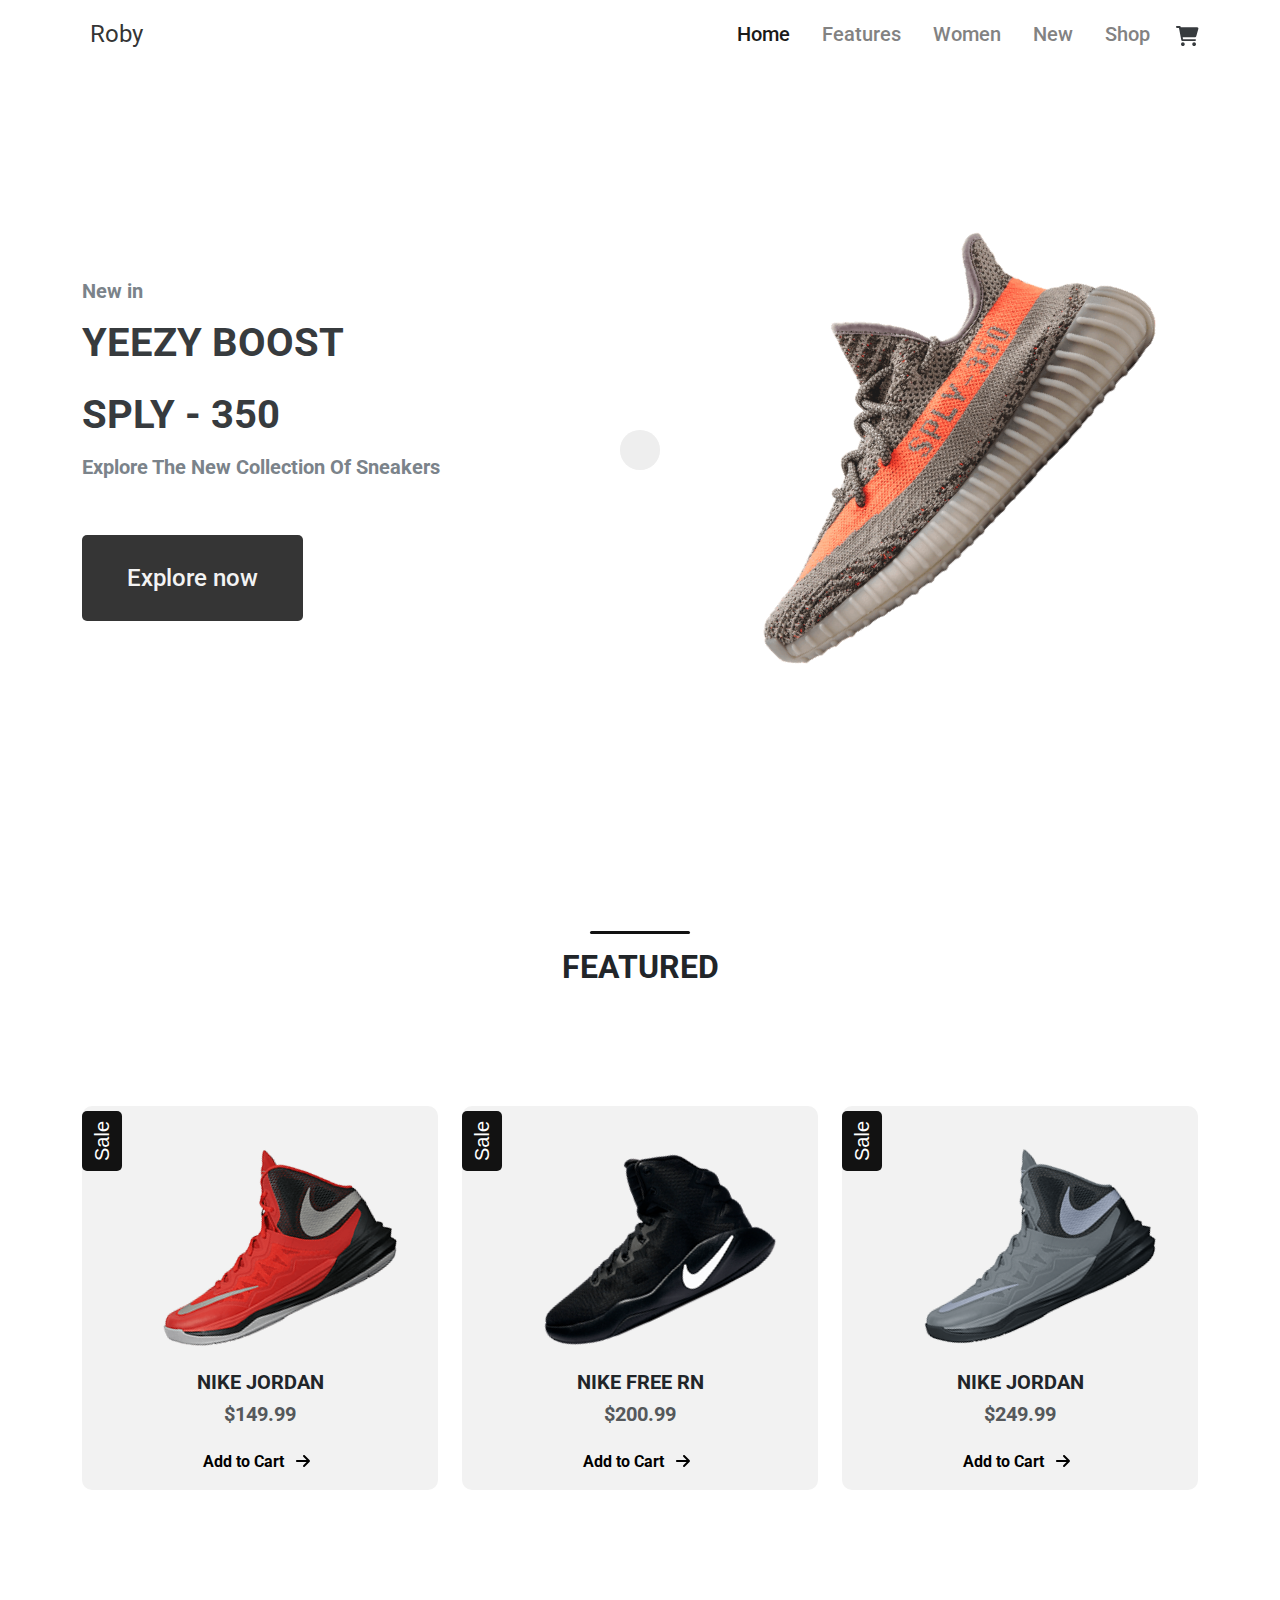
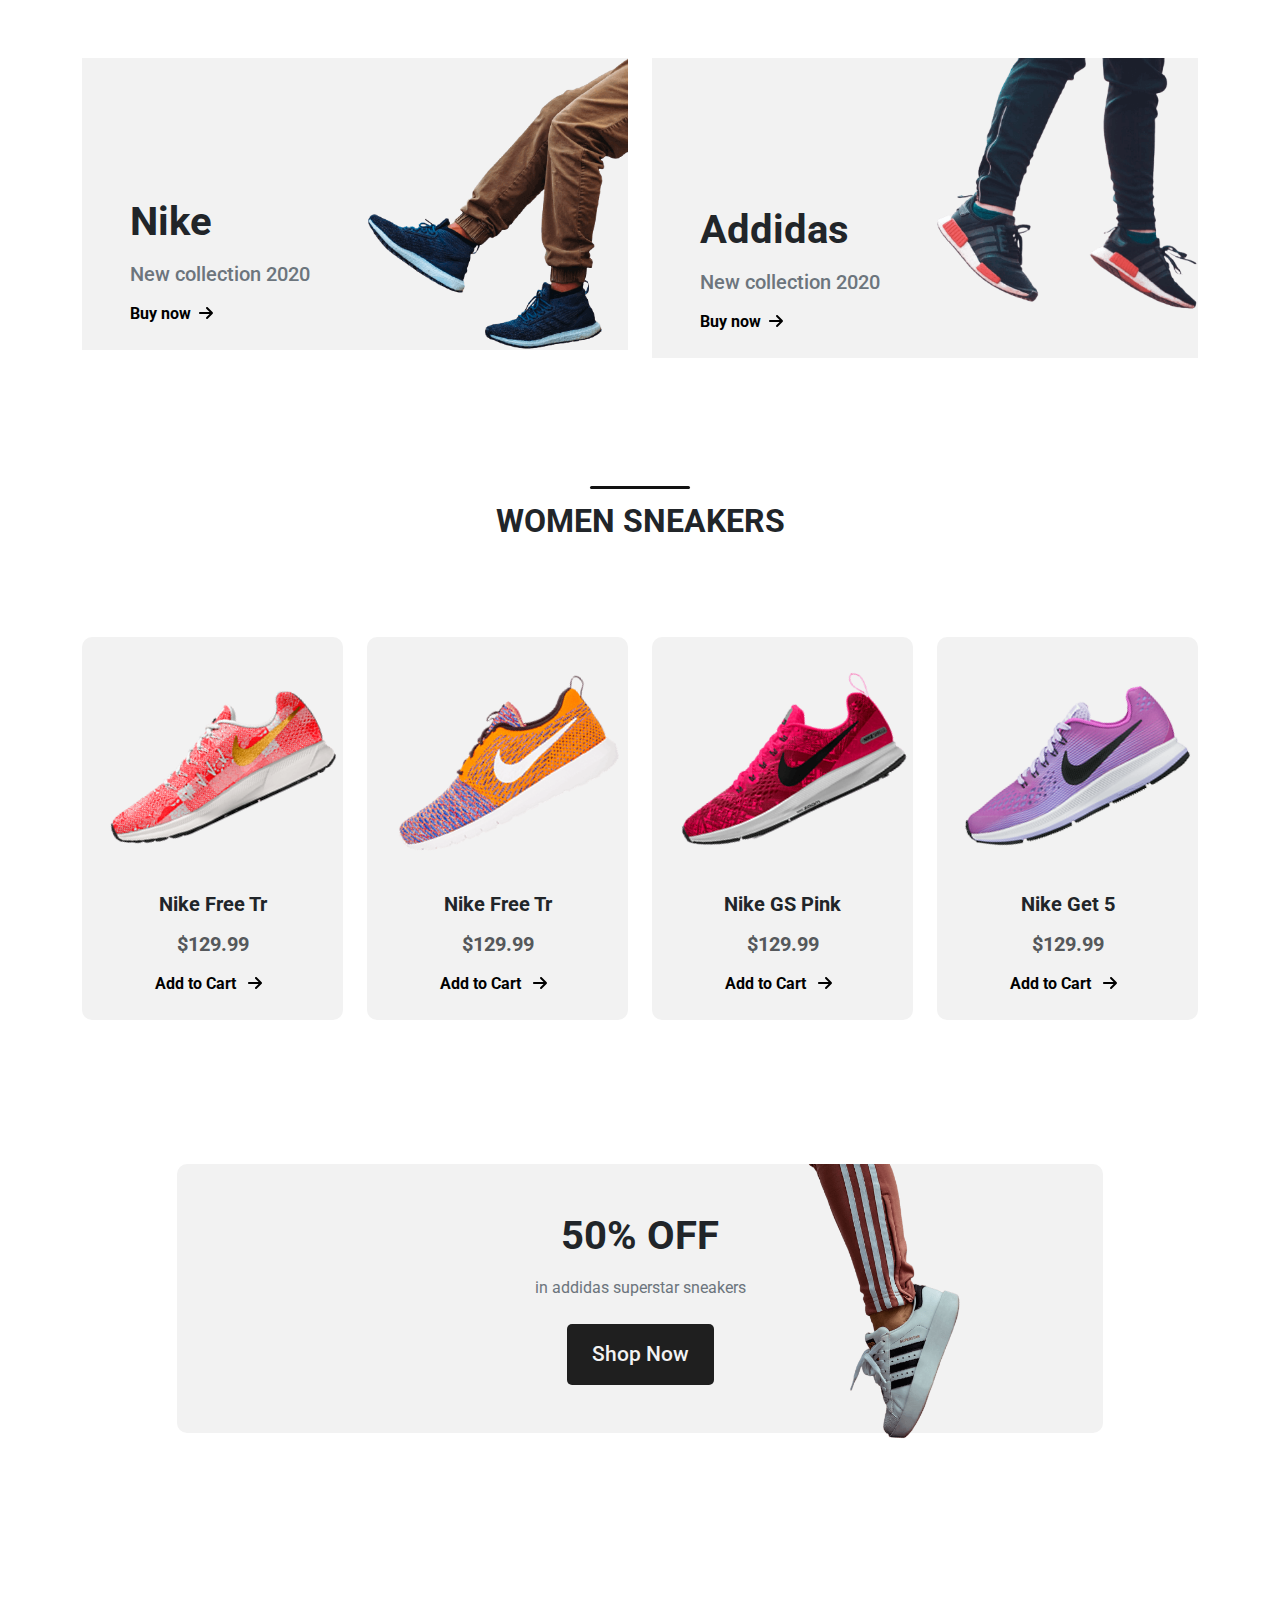
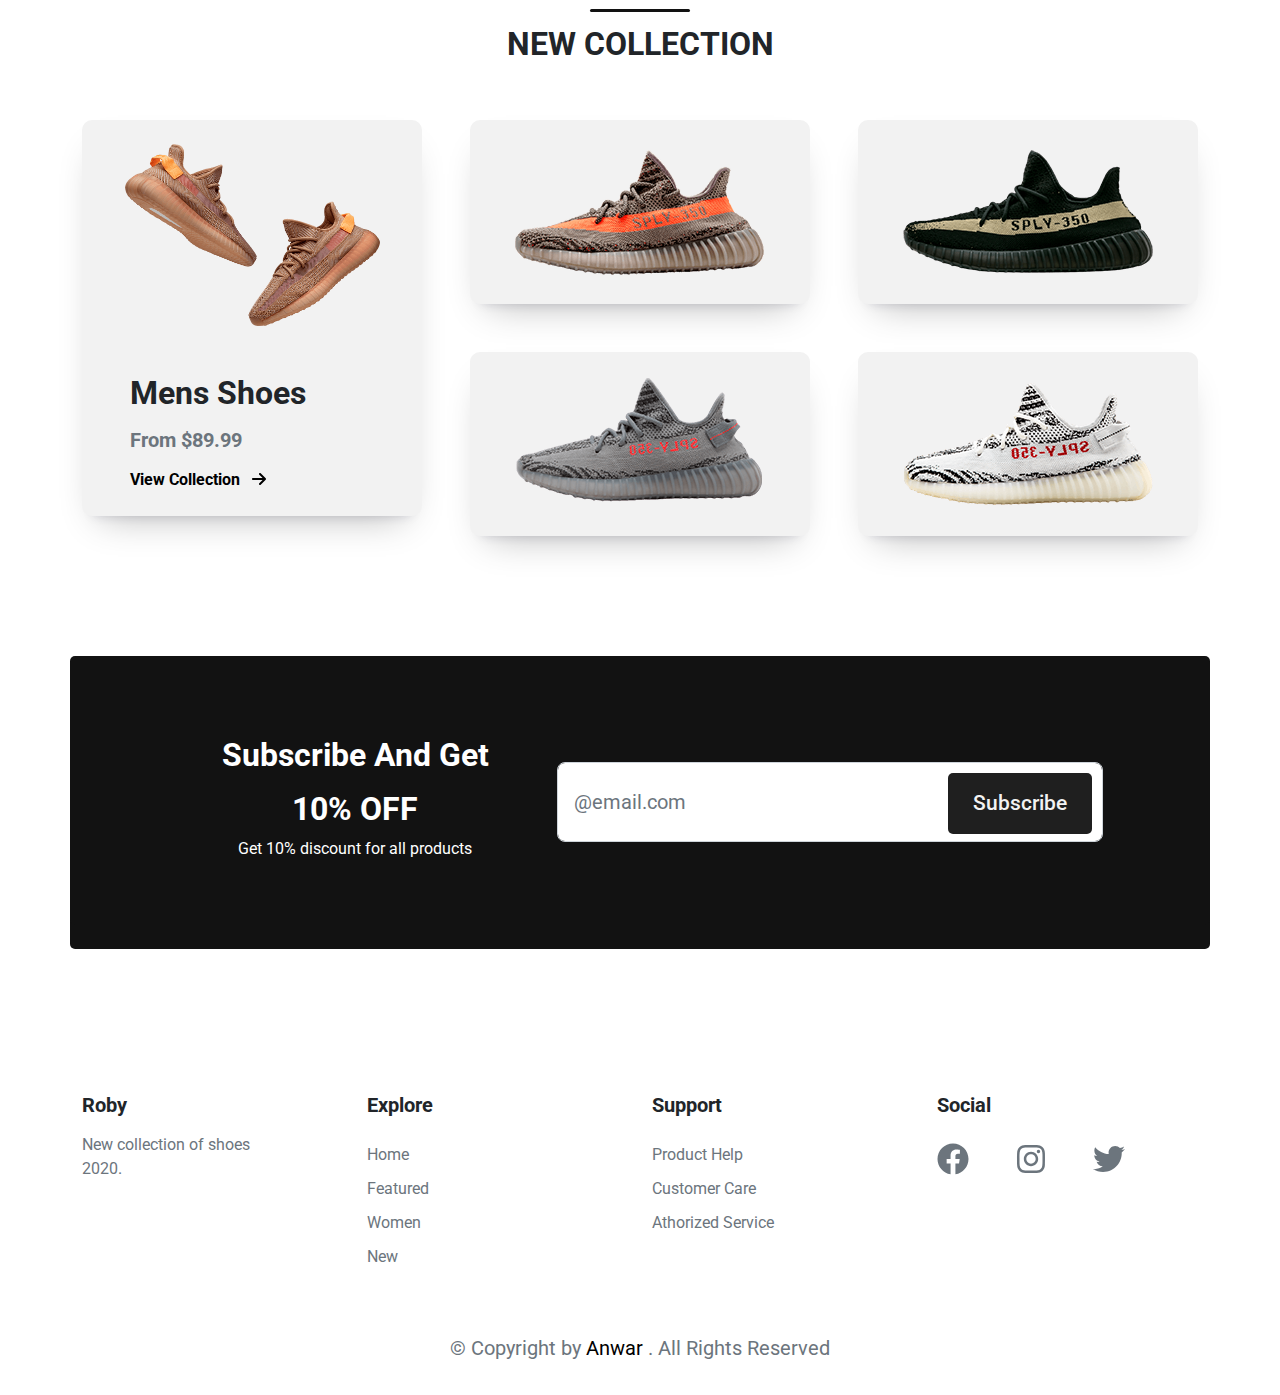
<file: index.html>
<!DOCTYPE html>
<html lang="en">
  <head>
    <meta charset="UTF-8" />
    <meta http-equiv="X-UA-Compatible" content="IE=edge" />
    <meta name="viewport" content="width=device-width, initial-scale=1.0" />
    <title>Roby</title>

    <link rel="stylesheet" href="css/bootstrap.min.css" />
    <link rel="stylesheet" href="css/all.min.css" />
    <link rel="stylesheet" href="css/magma.css" />
    <link rel="preconnect" href="https://fonts.googleapis.com" />
    <link rel="preconnect" href="https://fonts.gstatic.com" crossorigin />
    <link
      href="https://fonts.googleapis.com/css2?family=Poppins&family=Roboto&display=swap"
      rel="stylesheet"
    />
  </head>
  <body data-bs-spy="scroll"
  data-bs-target="#navbar-example"
  data-bs-offset="120"
  class="scrollspy-example"
  tabindex="0">

   <!-- start  loading page -->
   <div id="loading" class="loading justify-content-center align-items-center">
    <div class="spinner">
      <div class="double-bounce1"></div>
      <div class="double-bounce2"></div>
    </div>
  </div>
  <!-- end loading page -->
  
    <!-- Start navbar -->
    <nav class="navbar navbar-expand-lg bg-white fixed-top">
      <div class="container">
        <a class="navbar-brand fs-4  p-2" href="#">Roby</a>
        <button
          class="navbar-toggler"
          type="button"
          data-bs-toggle="collapse"
          data-bs-target="#navbarSupportedContent"
          aria-controls="navbarSupportedContent"
          aria-expanded="false"
          aria-label="Toggle navigation"
        >
          <i class="fa-solid fa-bars fs-1"></i>
        </button>
        <div class="collapse navbar-collapse" id="navbarSupportedContent">
          <div class="navbar-nav ms-auto" id="navbar-example">
            <a class="nav-link active p-2 px-lg-3" aria-current="page" href="#Home"
              >Home</a
            >
            <a class="nav-link p-2 px-lg-3" href="#Features">Features</a>
            <a class="nav-link p-2 px-lg-3" href="#Women">Women</a>
            <a class="nav-link p-2 px-lg-3" href="#New">New</a>
            <a class="nav-link p-2 px-lg-3" href="./shop.html">Shop</a>
          </div>
          <div class="shop">
            <i class="fa-solid fa-cart-shopping fs-5"></i>
          </div>
        </div>
      </div>
    </nav>
    <!-- End navbar -->

    <!-- Start home -->

    <header id="Home" class="home" >
      <div class="container ">
        <div class="row vh-100 align-items-center">
          <div class="col-lg-6 col-md-5 ">
            <div class="item ">
              <h5 class="fw-bold text-muted">New in</h2>
              <h2 class="py-2 text-uppercase fs-1 fw-bolder">yeezy boost</h2>
              <h2 class="py-2 text-uppercase fs-1 fw-bolder">sply - 350</h2>
              <h5 class="pb-5 fw-bold text-muted text-capitalize">explore the new collection of sneakers</h2>
              <a href="#Features" class="button ">Explore now</a>
            </div>
          </div>
          <div class="col-lg-6 col-md-7  pb-5">
            <div class="image ">
              <img src="img/imghome.png " class="img-fluid text-start" alt="">
            </div>
          </div>
        </div>
      </div>
    </header>
    <!-- End home  -->

    <!-- Start featured -->
    <section id="Features" class="features  mb-5">
      
      
      <div class="container">
        <div class="main-title position-relative mt-5 ">
          <h2 class="text-uppercase position-relative fw-bold text-center  fs-2 pb-5 ">featured</h2>
        </div>
        <div class="row g-4  my-5">
          <div class="col-lg-4 col-md-6">
            <div class="item-featuers text-center   border-5 pb-3 mb-5">
              <img src="img/featured1.png" class="img-fluid pt-5 pe-4 " alt="">
              <div class="text-center sho">
                <h5 class="text-uppercase  fw-bold pt-5">nike jordan</h5>
              <h5 class="text-uppercase opacity-75 fw-bold pb-3">$149.99</h5>
              <a href="#" class="fw-bold  text-black text-decoration-none">Add to Cart <span class="px-2 pt-2"><i class="fa-solid fa-arrow-right"></i></span></a>
              <div class="sale">
                sale
              </div>
              </div>
            </div>
          </div>
          <div class="col-lg-4 col-md-6">
            <div class="item-featuers text-center  border-5 pb-3">
              <img src="img/featured2.png" class="img-fluid pt-5  pe-4" alt="">
              <div class="text-center sho">
                <h5 class="text-uppercase fw-bold pt-5">nike free rn</h5>
              <h5 class="text-uppercase opacity-75 fw-bold pb-3">$200.99</h5>
              <a href="#" class="fw-bold  text-black text-decoration-none">Add to Cart <span class="px-2 pt-2"><i class="fa-solid fa-arrow-right"></i></span></a>
              <div class="sale">
                sale
              </div>
              </div>
            </div>
          </div>
          <div class="col-lg-4 col-md-6">
            <div class="item-featuers text-center  border-5 pb-3">
              <img src="img/featured3.png" class="img-fluid pt-5  pe-4" alt="">
              <div class="text-center sho">
                <h5 class="text-uppercase fw-bold pt-5">nike jordan </h5>
              <h5 class="text-uppercase  opacity-75 fw-bold pb-3">$249.99</h5>
              <a href="#" class="fw-bold  text-black text-decoration-none">Add to Cart <span class="px-2 pt-2"><i class="fa-solid fa-arrow-right"></i></span></a>
              <div class="sale">
                sale
              </div>
              </div>
            </div>
          </div>
        </div>

        <div class="row g-4 my-5 ">
          <div class="col-lg-6 col-md-12">

            <div class="collection mt-5  ">
              <div class="row  position-relative ">
                
                <div class="col-lg-6 col-md-6 ">
                  <div class="item-coll position-absolute bottom-0  px-5 py-4">
                  
                    <h2 class="fw-bolder   fs-1 text-capitalize">nike</h2>
                  <h5 class="text-muted py-2" >New collection 2020</h5> 
                  <a href="#" class="fw-bold  text-black text-decoration-none">Buy now<span class="px-2 pt-2"><i class="fa-solid fa-arrow-right"></i></span></a>
                  
                  </div>
                </div>
                <div class="col-lg-6 col-md-6">
                  <div class="item-coll position-relative">
                    <img src="img/collection1.png" class="w-100 " alt="">
                </div>
                </div>
              
            </div>
          </div>
          </div>
          <div class="col-lg-6 col-md-12">

            <div class="collection mt-5  ">
              <div class="row  position-relative ">
                
                <div class="col-lg-6 col-md-6   col-sm-6">
                  <div class="item-coll position-absolute bottom-0  px-5 py-4">
                  
                    <h2 class="fw-bolder   fs-1 text-capitalize">addidas</h2>
                  <h5 class="text-muted py-2" >New collection 2020</h5> 
                  <a href="#" class="fw-bold  text-black text-decoration-none">Buy now<span class="px-2 pt-2"><i class="fa-solid fa-arrow-right"></i></span></a>
                  
                  </div>
                </div>
                <div class="col-lg-6 col-md-6 col-sm-6">
                  <div class="item-coll">
                    <img src="img/collection2.png" class="w-100 pb-5" alt="">
                </div>
                </div>
              
            </div>
          </div>
          </div>
          
        </div>
        </div>
    </section>

    <!-- End featured -->

    <!-- start women sneakers -->

      <section id="Women" class="sneakers py-5 ">

        <div class="container">
          <div class="main-title position-relative mt-5 ">
            <h2 class="text-uppercase position-relative fw-bold text-center  fs-2 pb-5 ">women sneakers</h2>
          </div>
          <div class="row g-4 mt-4 ">
            <div class="col-lg-3 col-md-6">
              <div class="item text-center pb-4">
                <img src="img/women1.png" class="img-fluid pt-5 pe-4" alt="">
                <h5 class="text-capitalize fw-bold pt-5">nike free tr</h5>
                <h5 class="text-capitalize opacity-75 fw-bold py-2 ">$129.99</h5>
                <a href="#" class="fw-bold   text-black text-decoration-none">Add to Cart <span class="px-2 pt-2"><i class="fa-solid fa-arrow-right"></i></span></a>
              </div>
            </div>
            <div class="col-lg-3 col-md-6">
              <div class="item text-center pb-4">
                <img src="img/women2.png" class="img-fluid pt-5 pe-4" alt="">
                <h5 class="text-capitalize fw-bold pt-5">nike free tr</h5>
                <h5 class="text-capitalize  opacity-75 fw-bold py-2 ">$129.99</h5>
                <a href="#" class="fw-bold   text-black text-decoration-none">Add to Cart <span class="px-2 pt-2"><i class="fa-solid fa-arrow-right"></i></span></a>
              </div>
            </div>
            <div class="col-lg-3 col-md-6">
              <div class="item text-center pb-4">
                <img src="img/women3.png" class="img-fluid pt-5 pe-4" alt="">
                <h5 class="text-capitalize fw-bold pt-5">nike GS pink</h5>
                <h5 class="text-capitalize opacity-75 fw-bold py-2 ">$129.99</h5>
                <a href="#" class="fw-bold   text-black text-decoration-none">Add to Cart <span class="px-2 pt-2"><i class="fa-solid fa-arrow-right"></i></span></a>
              </div>
            </div>
            <div class="col-lg-3 col-md-6">
              <div class="item text-center pb-4">
                <img src="img/women4.png" class="img-fluid pt-5 pe-4" alt="">
                <h5 class="text-capitalize fw-bold pt-5">nike get 5</h5>
                <h5 class="text-capitalize opacity-75 fw-bold py-2 ">$129.99</h5>
                <a href="#" class="fw-bold   text-black text-decoration-none">Add to Cart <span class="px-2 pt-2"><i class="fa-solid fa-arrow-right"></i></span></a>
              </div>
            </div>
          </div>
        </div>
      </section>

      <section class="sale-sneakers mt-5 py-5">
        <div class="container">
          <div class="row  ">
            
              <div class="col-lg-10  col-md-12 m-auto">
                <div class="item-sale text-center position-relative py-5">
                  <img src="img/offert.png " class="img-fluid position-absolute" alt="">
                  <h2 class="fs-1 fw-bold text-uppercase">50% off</h2>
                  <p class="text-muted py-2"> in addidas superstar sneakers</p>
                  <a href="#" class="button text-capitalize ">shop now</a>
                  
                </div>
              </div>    
          </div>
        </div>
      </section>


    <!-- end women sneakers -->

    <!-- start new collection -->
      
    <section id="New" class="new mt-5 py-5">
      <div class="container">
        <div class="main-title position-relative mt-5 ">
          <h2 class="text-uppercase position-relative fw-bold text-center  fs-2 pb-5 ">new collection</h2>
        </div>
        <div class="row g-5">
          <div class="col-lg-4">
            <div class="item text-center pb-4">
              <img src="img/new1.png" class="w-75 mt-4" alt="">
              <div class="text-start ps-5">
                <h5 class="text-capitalize fw-bold fs-2 pt-5">mens shoes</h5>
                <h5 class="text-capitalize fw-bold text-muted py-2 "> from $89.99</h5>
                <a href="#" class="fw-bold   text-black text-decoration-none">View Collection <span class="px-2 pt-2"><i class="fa-solid fa-arrow-right"></i></span></a>
              </div>
             
            </div>
          </div>
          <div class="col-lg-8">
            <div class="row g-5">
              <div class=" col-lg-6 col-md-6">
                <div class="item-shoes position-relative text-center">
                  <img src="img/new2.png" class="img-fluid py-2" alt="">
                  <div class="overlay position-absolute d-flex align-items-center justify-content-center">
                    <a href="#" class="button text-capitalize ">Add to Cart</a>
                  </div>
                </div>
              </div>
              <div class=" col-lg-6 col-md-6">
                <div class="item-shoes position-relative text-center">
                  <img src="img/new3.png" class="img-fluid py-2" alt="">
                  <div class="overlay position-absolute d-flex align-items-center justify-content-center">
                    <a href="#" class="button text-capitalize ">Add to Cart</a>
                  </div>
                </div>
              </div>
              <div class=" col-lg-6 col-md-6">
                <div class="item-shoes position-relative text-center">
                  <img src="img/new4.png" class="img-fluid py-2" alt="">
                  <div class="overlay position-absolute d-flex align-items-center justify-content-center">
                    <a href="#" class="button text-capitalize ">Add to Cart</a>
                  </div>
                </div>
              </div>
              <div class=" col-lg-6 col-md-6">
                <div class="item-shoes position-relative text-center">
                  <img src="img/new5.png" class="img-fluid py-2" alt="">
                  <div class="overlay position-absolute d-flex align-items-center justify-content-center">
                    <a href="#" class="button text-capitalize ">Add to Cart</a>
                  </div>
                </div>
              </div>
              
            </div>
          </div>
        </div>
      </div>

    </section>

    <section class="subscribe mt-5 py-5 ">
      <div class="container">
        <div class="row pb-4 ">
          
            <div class="col-lg-12 m-auto ">
              <div class="row g-4 align-items-center ">
                <div class=" offset-lg-1 col-lg-4 col-md-5">
                  <div class="item-sale text-center position-relative py-5 ">
                
                    <h2 class="text-white fw-bold py-2"> Subscribe And Get </h2>
                    <h2 class=" fw-bold text-white text-uppercase">10% off</h2>
                    <P class="text-white">Get 10% discount for all products</P>
                    
                  </div>
                </div>
                <div class="col-lg-6  col-md-7 ">
                  <div class=" position-relative ">
                    <input class=" form-control form-control-lg w-100 py-4  " type="text" placeholder="@email.com">
                    <a href="#" class="button "> Subscribe</a>
                  </div>
                </div>
              </div>
            </div>    
        </div>
      </div>
    </section>
    <!-- end new collection -->

    <!-- start footer -->
    <footer>
      <div class="container pt-5">
        <div class="row pt-5">
          <div class="col-lg-3 col-md-6 col-sm-6">
            <div>
              <h5 class="fw-bolder">Roby</h5>
            <p class="text-muted w-75 pt-2">New collection of shoes 2020.</p>
            </div>
          </div>
          <div class="col-lg-3 col-md-6 col-sm-6">
           <div>
            <h5 class="fw-bolder">Explore</h5>
            <ul class="text-muted list-unstyled pt-2">
              <li><a href="#Home" class="text-muted">Home</a></li>
              <li><a href="#Features" class="text-muted">Featured</a></li>
              <li><a href="#Women" class="text-muted">Women</a></li>
              <li><a href="#New" class="text-muted">New</a></li>
            </ul>
           </div>
  
          </div>
          <div class="col-lg-3 col-md-6 col-sm-6">
           <div>
            <h5 class="fw-bolder">Support</h5>
            <ul class="text-muted list-unstyled pt-2">
              <li><a href="#" class="text-muted">Product Help</a></li>
              <li><a href="#" class="text-muted">Customer Care</a></li>
              <li><a href="#" class="text-muted">Athorized Service</a></li>
            </ul>
  
           </div>
          </div>
          <div class="col-lg-3 col-md-6 col-s-6">
            <div>
              <h5 class="fw-bolder">Social</h5>
            <ul class="text-muted list-unstyled d-flex gap-5 ">
              <li><a href="#"><i class="fa-brands fa-facebook fa-2x pt-2 text-muted"></i></a></li>
              <li><a href="#"><i class="fa-brands fa-instagram fa-2x pt-2 text-muted"></i></a></li>
              <li><a href="#"><i class="fa-brands fa-twitter fa-2x pt-2 text-muted"></i></a></li>
            </ul>
            </div>
  
          </div>
  
          <div class="copyright  pt-5">
            <p class="text-center fs-5 text-muted pb-3">© Copyright by <span class="text-black">Anwar</span> . All Rights Reserved</p>
          </div>
        </div>
      </div>
    </footer>
    <!-- end  footer -->
    
    
    <!-- jquery -->
    <script src="js/jquery-3.6.0.min.js"></script>
    <!-- js  -->
    
    <script src="js/bootstrap.bundle.min.js"></script>
    <script src="js/popper.min.js"></script>
    <script src="js/all.min.js"></script>
    <script src="js/main.js"></script>
  </body>
</html>
</file>
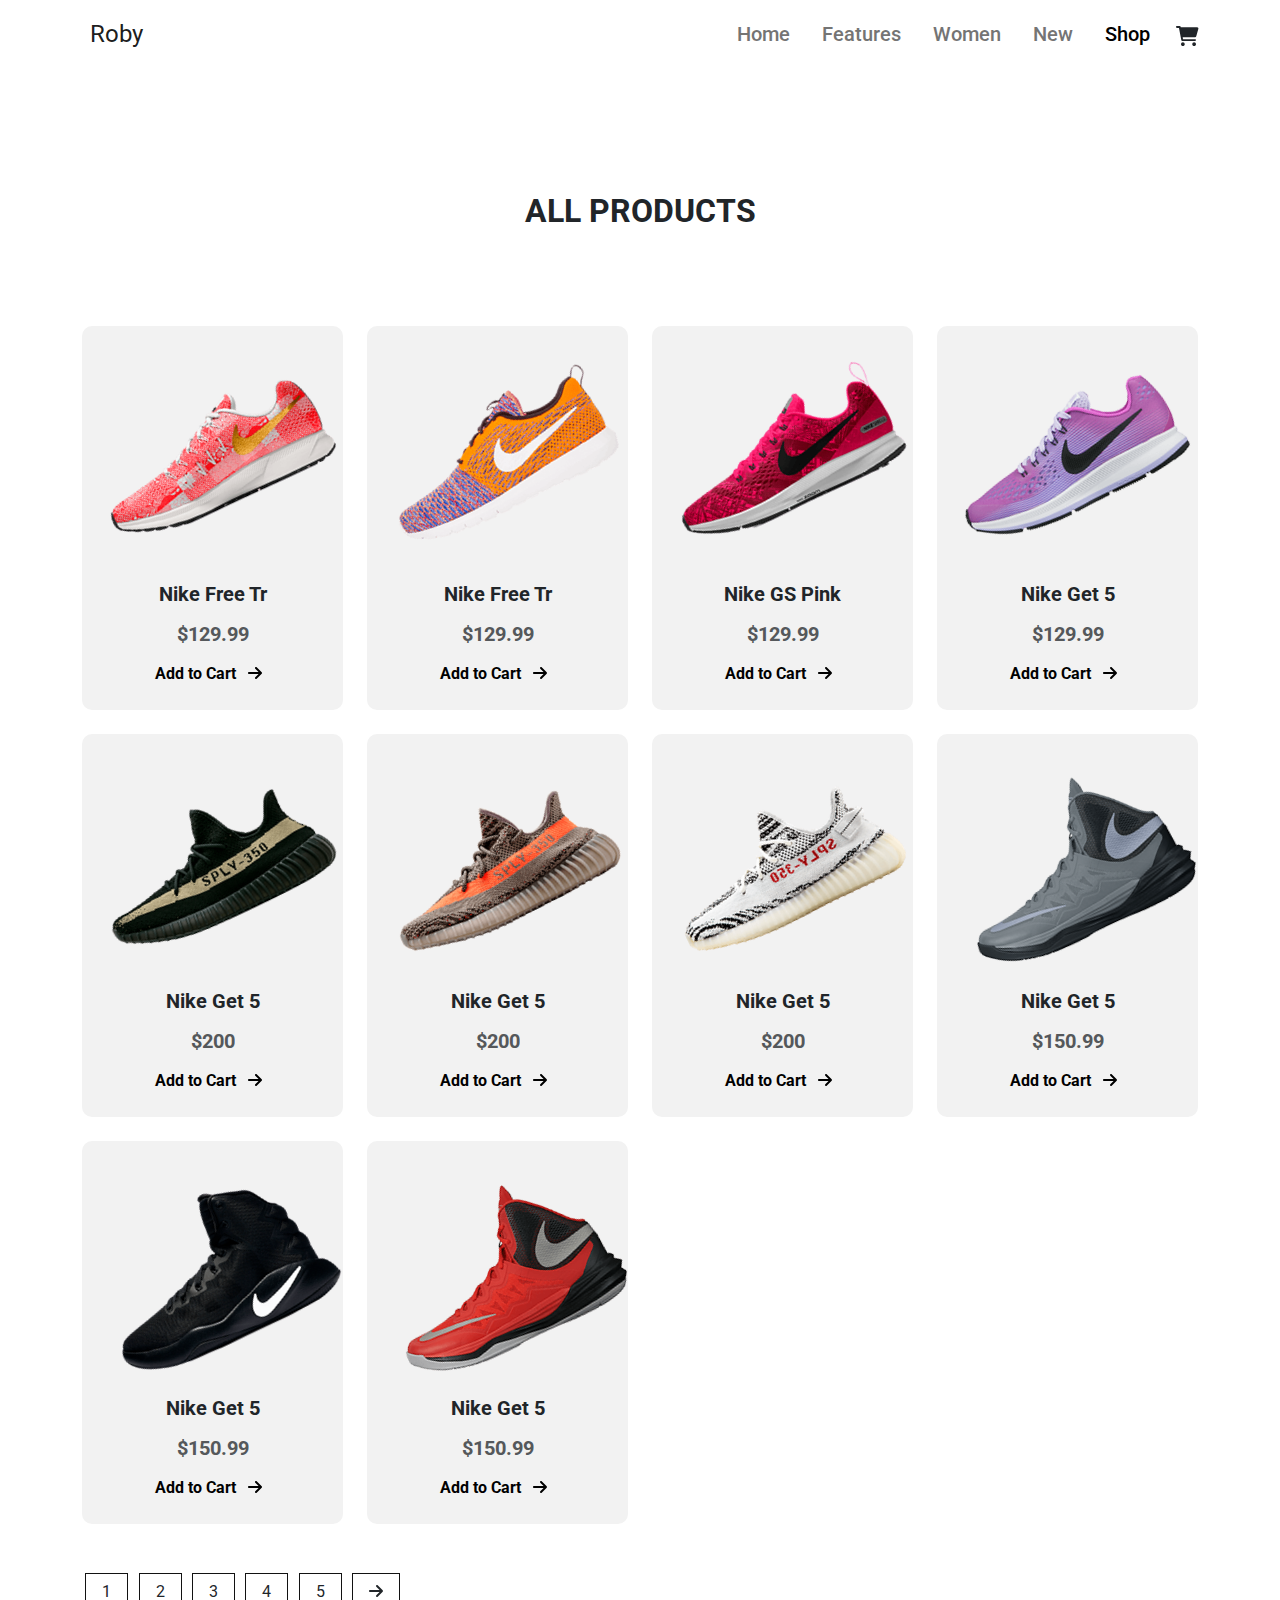
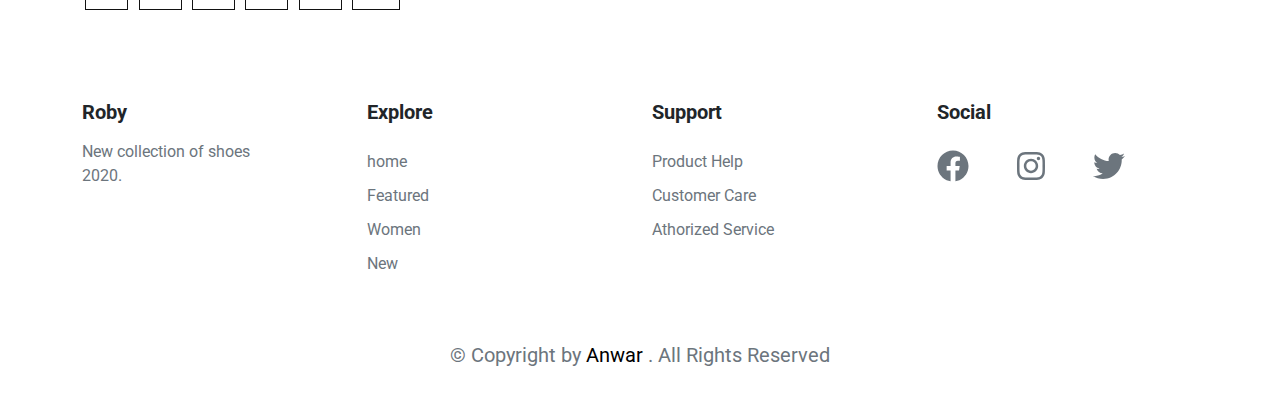
<file: shop.html>
<!DOCTYPE html>
<html lang="en">
  <head>
    <meta charset="UTF-8" />
    <meta http-equiv="X-UA-Compatible" content="IE=edge" />
    <meta name="viewport" content="width=device-width, initial-scale=1.0" />
    <title>shop</title>
    <link rel="stylesheet" href="css/bootstrap.min.css" />
    <link rel="stylesheet" href="css/all.min.css" />
    <link rel="stylesheet" href="css/shop.css" />
    <link rel="preconnect" href="https://fonts.googleapis.com" />
    <link rel="preconnect" href="https://fonts.gstatic.com" crossorigin />
    <link
      href="https://fonts.googleapis.com/css2?family=Poppins&family=Roboto&display=swap"
      rel="stylesheet"
    />
  </head>
  <body>
    <!-- Start navbar -->
    <nav class="navbar navbar-expand-lg bg-white fixed-top">
      <div class="container">
        <a class="navbar-brand fs-4 p-2" href="#">Roby</a>
        <button
          class="navbar-toggler"
          type="button"
          data-bs-toggle="collapse"
          data-bs-target="#main"
          aria-controls="main"
          aria-expanded="false"
          aria-label="Toggle navigation"
        >
          <i class="fa-solid fa-bars fs-1"></i>
        </button>
        <div class="collapse navbar-collapse" id="main">
          <div class="navbar-nav ms-auto">
            <a
              class="nav-link p-2 px-lg-3"
              aria-current="page"
              href="index.html"
              >Home</a
            >
            <a class="nav-link p-2 px-lg-3" href="./index.html#Features"
              >Features</a
            >
            <a class="nav-link p-2 px-lg-3" href="./index.html#Women">Women</a>
            <a class="nav-link p-2 px-lg-3" href="./index.html#New">New</a>
            <a class="nav-link active p-2 px-lg-3" href="#Shop">Shop</a>
          </div>
          <div class="shop">
            <i class="fa-solid fa-cart-shopping fs-5"></i>
          </div>
        </div>
      </div>
    </nav>
    <!-- End navbar -->

    <!-- main -->

    <section id="Women" class="sneakers py-5 mt-5">
      <div class="container pt-5">
        <div class="main-title position-relative mt-5">
          <h2
            class="text-uppercase position-relative fw-bold text-center fs-2 pb-5"
          >
            all products
          </h2>
        </div>
        <div class="row g-4 mt-4">
          <div class="col-lg-3 col-md-6">
            <div class="item text-center pb-4">
              <img src="img/women1.png" class="img-fluid pt-5 pe-4" alt="" />
              <h5 class="text-capitalize fw-bold pt-5">nike free tr</h5>
              <h5 class="text-capitalize opacity-75 fw-bold py-2">$129.99</h5>
              <a href="#" class="fw-bold text-black text-decoration-none"
                >Add to Cart
                <span class="px-2 pt-2"
                  ><i class="fa-solid fa-arrow-right"></i></span
              ></a>
            </div>
          </div>
          <div class="col-lg-3 col-md-6">
            <div class="item text-center pb-4">
              <img src="img/women2.png" class="img-fluid pt-5 pe-4" alt="" />
              <h5 class="text-capitalize fw-bold pt-5">nike free tr</h5>
              <h5 class="text-capitalize opacity-75 fw-bold py-2">$129.99</h5>
              <a href="#" class="fw-bold text-black text-decoration-none"
                >Add to Cart
                <span class="px-2 pt-2"
                  ><i class="fa-solid fa-arrow-right"></i></span
              ></a>
            </div>
          </div>
          <div class="col-lg-3 col-md-6">
            <div class="item text-center pb-4">
              <img src="img/women3.png" class="img-fluid pt-5 pe-4" alt="" />
              <h5 class="text-capitalize fw-bold pt-5">nike GS pink</h5>
              <h5 class="text-capitalize opacity-75 fw-bold py-2">$129.99</h5>
              <a href="#" class="fw-bold text-black text-decoration-none"
                >Add to Cart
                <span class="px-2 pt-2"
                  ><i class="fa-solid fa-arrow-right"></i></span
              ></a>
            </div>
          </div>
          <div class="col-lg-3 col-md-6">
            <div class="item text-center pb-4">
              <img src="img/women4.png" class="img-fluid pt-5 pe-4" alt="" />
              <h5 class="text-capitalize fw-bold pt-5">nike get 5</h5>
              <h5 class="text-capitalize opacity-75 fw-bold py-2">$129.99</h5>
              <a href="#" class="fw-bold text-black text-decoration-none"
                >Add to Cart
                <span class="px-2 pt-2"
                  ><i class="fa-solid fa-arrow-right"></i></span
              ></a>
            </div>
          </div>
          <div class="col-lg-3 col-md-6">
            <div class="item text-center pb-4">
              <img src="img/new3.png" class="img-fluid pt-5 pe-4" alt="" />
              <h5 class="text-capitalize fw-bold pt-5">nike get 5</h5>
              <h5 class="text-capitalize opacity-75 fw-bold py-2">$200</h5>
              <a href="#" class="fw-bold text-black text-decoration-none"
                >Add to Cart
                <span class="px-2 pt-2"
                  ><i class="fa-solid fa-arrow-right"></i></span
              ></a>
            </div>
          </div>
          <div class="col-lg-3 col-md-6">
            <div class="item text-center pb-4">
              <img src="img/new2.png" class="img-fluid pt-5 pe-4" alt="" />
              <h5 class="text-capitalize fw-bold pt-5">nike get 5</h5>
              <h5 class="text-capitalize opacity-75 fw-bold py-2">$200</h5>
              <a href="#" class="fw-bold text-black text-decoration-none"
                >Add to Cart
                <span class="px-2 pt-2"
                  ><i class="fa-solid fa-arrow-right"></i></span
              ></a>
            </div>
          </div>
          <div class="col-lg-3 col-md-6">
            <div class="item text-center pb-4">
              <img src="img/new5.png" class="img-fluid pt-5 pe-4" alt="" />
              <h5 class="text-capitalize fw-bold pt-5">nike get 5</h5>
              <h5 class="text-capitalize opacity-75 fw-bold py-2">$200</h5>
              <a href="#" class="fw-bold text-black text-decoration-none"
                >Add to Cart
                <span class="px-2 pt-2"
                  ><i class="fa-solid fa-arrow-right"></i></span
              ></a>
            </div>
          </div>
          <div class="col-lg-3 col-md-6">
            <div class="item text-center pb-4">
              <img src="img/featured3.png" class="img-fluid pt-5 pe-4" alt="" />
              <h5 class="text-capitalize fw-bold pt-5">nike get 5</h5>
              <h5 class="text-capitalize opacity-75 fw-bold py-2">$150.99</h5>
              <a href="#" class="fw-bold text-black text-decoration-none"
                >Add to Cart
                <span class="px-2 pt-2"
                  ><i class="fa-solid fa-arrow-right"></i></span
              ></a>
            </div>
          </div>
          <div class="col-lg-3 col-md-6">
            <div class="item text-center pb-4">
              <img src="img/featured2.png" class="img-fluid pt-5 pe-4" alt="" />
              <h5 class="text-capitalize fw-bold pt-5">nike get 5</h5>
              <h5 class="text-capitalize opacity-75 fw-bold py-2">$150.99</h5>
              <a href="#" class="fw-bold text-black text-decoration-none"
                >Add to Cart
                <span class="px-2 pt-2"
                  ><i class="fa-solid fa-arrow-right"></i></span
              ></a>
            </div>
          </div>
          <div class="col-lg-3 col-md-6">
            <div class="item text-center pb-4">
              <img src="img/featured1.png" class="img-fluid pt-5 pe-4" alt="" />
              <h5 class="text-capitalize fw-bold pt-5">nike get 5</h5>
              <h5 class="text-capitalize opacity-75 fw-bold py-2">$150.99</h5>
              <a href="#" class="fw-bold text-black text-decoration-none"
                >Add to Cart
                <span class="px-2 pt-2"
                  ><i class="fa-solid fa-arrow-right"></i></span
              ></a>
            </div>
          </div>
        </div>
      </div>
    </section>

    <section class="sneakers-page pt-2">
      <div class="container">
        <div>
          <span class="sneaker-pg">1</span>
          <span class="sneaker-pg">2</span>
          <span class="sneaker-pg">3</span>
          <span class="sneaker-pg">4</span>
          <span class="sneaker-pg">5</span>
          <span class="sneaker-pg"
            ><i class="fa-solid fa-arrow-right"></i
          ></span>
        </div>
      </div>
    </section>

    <!-- main -->
    <!-- start footer -->
    <footer>
      <div class="container pt-5">
        <div class="row pt-5">
          <div class="col-lg-3 col-md-6 col-sm-6">
            <div>
              <h5 class="fw-bolder">Roby</h5>
              <p class="text-muted w-75 pt-2">New collection of shoes 2020.</p>
            </div>
          </div>
          <div class="col-lg-3 col-md-6 col-sm-6">
            <div>
              <h5 class="fw-bolder">Explore</h5>
              <ul class="text-muted list-unstyled pt-2">
                <li><a href="#" class="text-muted">home</a></li>
                <li><a href="#" class="text-muted">Featured</a></li>
                <li><a href="#" class="text-muted">Women</a></li>
                <li><a href="#" class="text-muted">New</a></li>
              </ul>
            </div>
          </div>
          <div class="col-lg-3 col-md-6 col-sm-6">
            <div>
              <h5 class="fw-bolder">Support</h5>
              <ul class="text-muted list-unstyled pt-2">
                <li><a href="#" class="text-muted">Product Help</a></li>
                <li><a href="#" class="text-muted">Customer Care</a></li>
                <li><a href="#" class="text-muted">Athorized Service</a></li>
              </ul>
            </div>
          </div>
          <div class="col-lg-3 col-md-6 col-s-6">
            <div>
              <h5 class="fw-bolder">Social</h5>
              <ul class="text-muted list-unstyled d-flex gap-5">
                <li>
                  <a href="#"
                    ><i class="fa-brands fa-facebook fa-2x pt-2 text-muted"></i
                  ></a>
                </li>
                <li>
                  <a href="#"
                    ><i class="fa-brands fa-instagram fa-2x pt-2 text-muted"></i
                  ></a>
                </li>
                <li>
                  <a href="#"
                    ><i class="fa-brands fa-twitter fa-2x pt-2 text-muted"></i
                  ></a>
                </li>
              </ul>
            </div>
          </div>

          <div class="copyright pt-5">
            <p class="text-center fs-5 text-muted pb-3">
              © Copyright by <span class="text-black">Anwar</span> . All Rights
              Reserved
            </p>
          </div>
        </div>
      </div>
    </footer>
    <!-- end  footer -->

    <!-- jquery -->
    <script src="js/jquery-3.6.0.min.js"></script>
    <!-- js  -->

    <script src="js/bootstrap.bundle.min.js"></script>
    <script src="js/popper.min.js"></script>
    <script src="js/all.min.js"></script>
    <script src="js/main.js"></script>
  </body>
</html>
</file>
<file: css/magma.css>
:root {
    --color-dark: #747474;
    --color-light: #f2f2f2;
    --color-white: #fff;
}
body {
    font-family: "Poppins", sans-serif;
    font-family: "Roboto", sans-serif;
    overflow: hidden;
   
}
body,html{
    scroll-behavior: initial !important;
  }
/* loading screen */
.loading {
    z-index: 2323;
    position: fixed;
    top: 0;
    left: 0;
    right: 0;
    bottom: 0;
    background-color: white;
    display: flex;
}

.spinner {
    width: 40px;
    height: 40px;
    position: relative;
    margin: 100px auto;
}

.double-bounce1, .double-bounce2 {
    width: 100%;
    height: 100%;
    border-radius: 50%;
    background-color: rgb(31, 30, 30);
    opacity: 0.5;
    position: absolute;
    top: 0;
    left: 0;
    -webkit-animation: sk-bounce 2.0s infinite ease-in-out;
    animation: sk-bounce 2.0s infinite ease-in-out;
    -webkit-border-radius: 50%;
    -moz-border-radius: 50%;
    -ms-border-radius: 50%;
    -o-border-radius: 50%;
}

.double-bounce2 {
    -webkit-animation-delay: -1.0s;
    animation-delay: -1.0s;
}

@-webkit-keyframes sk-bounce {
    0%, 100% {
        -webkit-transform: scale(0.0)
    }

    50% {
        -webkit-transform: scale(1.0)
    }
}

@keyframes sk-bounce {
    0%, 100% {
        transform: scale(0.0);
        -webkit-transform: scale(0.0);
        -moz-transform: scale(0.0);
        -ms-transform: scale(0.0);
        -o-transform: scale(0.0);
    }

    50% {
        transform: scale(1.0);
        -webkit-transform: scale(1.0);
        -moz-transform: scale(1.0);
        -ms-transform: scale(1.0);
        -o-transform: scale(1.0);
    }
}
/* loading screen */

/* Start navbar */
.navbar .navbar-nav .nav-link.active,
.navbar .navbar-nav .nav-link:focus,
.navbar .navbar-nav .nav-link:hover {
    color: rgb(0, 0, 0);
}
.navbar .navbar-nav .nav-link {
    color: var(--color-dark);
    font-weight: 500;
    font-size: 20px;
}

.shop svg {
    padding-top: 8px;
    padding-left: 10px;
    cursor: pointer;
}
.navbar .navbar-toggler {
    color: black;
    border: none;
}
.navbar .navbar-toggler:focus {
    box-shadow: none;
}
/* End navbar */

/* Start header */

header .button {
    display: inline-block;
    cursor: pointer;
    color: var(--color-light);
    background-color: rgb(31, 31, 31);
    padding: 25px 45px;
    font-size: 24px;
    text-decoration: none;
    border-radius: 5px;
    font-weight: 500;
    -webkit-border-radius: 5px;
    -moz-border-radius: 5px;
    -ms-border-radius: 5px;
    -o-border-radius: 5px;
    transition: 0.3s;
    -webkit-transition: 0.3s;
    -moz-transition: 0.3s;
    -ms-transition: 0.3s;
    -o-transition: 0.3s;
}
header .button:hover {
    transform: translateY(-0.25rem);
    -webkit-transform: translateY(-0.25rem);
    -moz-transform: translateY(-0.25rem);
    -ms-transform: translateY(-0.25rem);
    -o-transform: translateY(-0.25rem);
}

header .image img {
    transform: rotate(-45deg);
    -webkit-transform: rotate(-45deg);
    -moz-transform: rotate(-45deg);
    -ms-transform: rotate(-45deg);
    -o-transform: rotate(-45deg);
}
/* End header */
/* main title */

.main-title::after {
    content: "";
    position: absolute;
    width: 100px;
    height: 3px;
    background-color: #121212;
    left: 50%;
    bottom: 100px;
    border-radius: 5px;
    transform: translatex(-50%);
    -webkit-transform: translatex(-50%);
    -moz-transform: translatex(-50%);
    -ms-transform: translatex(-50%);
    -o-transform: translatex(-50%);
    -webkit-border-radius: 5px;
    -moz-border-radius: 5px;
    -ms-border-radius: 5px;
    -o-border-radius: 5px;
}
/* start features */

.features .item-featuers {
    cursor: pointer;
    position: relative;
    border-radius: 10px;
    background-color: var(--color-light);
    -webkit-border-radius: 10px;
    -moz-border-radius: 10px;
    -ms-border-radius: 10px;
    -o-border-radius: 10px;
    transition: 0.3s;
    -webkit-transition: 0.3s;
    -moz-transition: 0.3s;
    -ms-transition: 0.3s;
    -o-transition: 0.3s;
}
.features .item-featuers:hover {
    transform: translateY(-0.35rem);
    -webkit-transform: translateY(-0.35rem);
    -moz-transform: translateY(-0.35rem);
    -ms-transform: translateY(-0.35rem);
    -o-transform: translateY(-0.35rem);
}
.features .item-featuers img {
    transform: rotate(-25deg);

    -webkit-transform: rotate(-25deg);
    -moz-transform: rotate(-25deg);
    -ms-transform: rotate(-25deg);
    -o-transform: rotate(-25deg);
}
.features .sale {
    position: absolute;
    top: 15px;
    left: -10px;
    border-radius: 5px;
    padding: 5px 10px;
    background-color: #121212;
    transform: rotate(-90deg);
    color: white;
    font-size: 20px;
    font-weight: 500;
    text-transform: capitalize;
    font-family: sans-serif;
    -webkit-border-radius: 5px;
    -moz-border-radius: 5px;
    -ms-border-radius: 5px;
    -o-border-radius: 5px;
    -webkit-transform: rotate(-90deg);
    -moz-transform: rotate(-90deg);
    -ms-transform: rotate(-90deg);
    -o-transform: rotate(-90deg);
}
.features .item-featuers a svg {
    transition: 0.3s;
    -webkit-transition: 0.3s;
    -moz-transition: 0.3s;
    -ms-transition: 0.3s;
    -o-transition: 0.3s;
}
.features .item-featuers a:hover svg {
    transform: translatex(0.35rem);
    -webkit-transform: translatex(0.35rem);
    -moz-transform: translatex(0.35rem);
    -ms-transform: translatex(0.35rem);
    -o-transform: translatex(0.35rem);
}
.features .collection {
    cursor: pointer;
    background-color: var(--color-light);
    transition: 0.3s;
    -webkit-transition: 0.3s;
    -moz-transition: 0.3s;
    -ms-transition: 0.3s;
    -o-transition: 0.3s;
}
.features .collection:hover {
    transform: translatey(-0.45rem);
    -webkit-transform: translatey(-0.45rem);
    -moz-transform: translatey(-0.45rem);
    -ms-transform: translatey(-0.45rem);
    -o-transform: translatey(-0.45rem);
}
.features .collection a svg {
    transition: 0.3s;
    -webkit-transition: 0.3s;
    -moz-transition: 0.3s;
    -ms-transition: 0.3s;
    -o-transition: 0.3s;
}
.features .collection a:hover svg {
    transform: translatex(0.35rem);
    -webkit-transform: translatex(0.35rem);
    -moz-transform: translatex(0.35rem);
    -ms-transform: translatex(0.35rem);
    -o-transform: translatex(0.35rem);
}

/* end features */

/* start women sneakers  */

.sneakers .item {
    background-color: var(--color-light);
    border-radius: 10px;
    -webkit-border-radius: 10px;
    -moz-border-radius: 10px;
    -ms-border-radius: 10px;
    -o-border-radius: 10px;
}
.sneakers .item img {
    transform: rotate(-25deg);
    -webkit-transform: rotate(-25deg);
    -moz-transform: rotate(-25deg);
    -ms-transform: rotate(-25deg);
    -o-transform: rotate(-25deg);
}
.sneakers .item {
    cursor: pointer;
    background-color: var(--color-light);
    transition: 0.3s;
    -webkit-transition: 0.3s;
    -moz-transition: 0.3s;
    -ms-transition: 0.3s;
    -o-transition: 0.3s;
}
.sneakers .item:hover {
    transform: translatey(-0.45rem);
    -webkit-transform: translatey(-0.45rem);
    -moz-transform: translatey(-0.45rem);
    -ms-transform: translatey(-0.45rem);
    -o-transform: translatey(-0.45rem);
}
.sneakers .item a svg {
    transition: 0.3s;
    -webkit-transition: 0.3s;
    -moz-transition: 0.3s;
    -ms-transition: 0.3s;
    -o-transition: 0.3s;
}
.sneakers .item a:hover svg {
    transform: translatex(0.35rem);
    -webkit-transform: translatex(0.35rem);
    -moz-transform: translatex(0.35rem);
    -ms-transform: translatex(0.35rem);
    -o-transform: translatex(0.35rem);
}

/* end women sneakers  */

/* start sale sneakers */

.sale-sneakers .item-sale {
    background-color: var(--color-light);
    border-radius: 10px;
    -webkit-border-radius: 10px;
    -moz-border-radius: 10px;
    -ms-border-radius: 10px;
    -o-border-radius: 10px;
}

.sale-sneakers .button {
    display: inline-block;
    cursor: pointer;
    color: var(--color-light);
    background-color: rgb(31, 31, 31);
    padding: 15px 25px;
    font-size: 21px;
    text-decoration: none;
    border-radius: 5px;
    font-weight: 500;
    -webkit-border-radius: 5px;
    -moz-border-radius: 5px;
    -ms-border-radius: 5px;
    -o-border-radius: 5px;
    transition: 0.3s;
    -webkit-transition: 0.3s;
    -moz-transition: 0.3s;
    -ms-transition: 0.3s;
    -o-transition: 0.3s;
}
.sale-sneakers .button:hover {
    transform: translateY(-0.25rem);
    -webkit-transform: translateY(-0.25rem);
    -moz-transform: translateY(-0.25rem);
    -ms-transform: translateY(-0.25rem);
    -o-transform: translateY(-0.25rem);
}
.sale-sneakers img {
    width: 14%;
    top: 0;
    right: 25%;
}
/* end sale sneakers */

/* start new collection */
.new .item {
    background-color: var(--color-light);
    border-radius: 10px;
    -webkit-border-radius: 10px;
    -moz-border-radius: 10px;
    -ms-border-radius: 10px;
    -o-border-radius: 10px;
    box-shadow: rgb(50 50 93 / 25%) 0px 10px 10px -12px, rgb(0 0 0 / 30%) 0px 18px 36px -18px;
}
.new .item a svg {
    transition: 0.3s;
    -webkit-transition: 0.3s;
    -moz-transition: 0.3s;
    -ms-transition: 0.3s;
    -o-transition: 0.3s;
}
.new .item a:hover svg {
    transform: translatex(0.35rem);
    -webkit-transform: translatex(0.35rem);
    -moz-transform: translatex(0.35rem);
    -ms-transform: translatex(0.35rem);
    -o-transform: translatex(0.35rem);
}
.new .item-shoes {
    background-color: var(--color-light);
    border-radius: 10px;
    -webkit-border-radius: 10px;
    -moz-border-radius: 10px;
    -ms-border-radius: 10px;
    -o-border-radius: 10px;
    box-shadow: rgb(50 50 93 / 25%) 0px 10px 10px -12px, rgb(0 0 0 / 30%) 0px 18px 36px -18px;
}

.new .item-shoes {
    cursor: pointer;
    overflow: hidden;
}

.new .overlay {
    width: 100%;
    height: 100%;
    top: 100%;
    left: 0%;
    background-color: rgba(157, 157, 157, 0.7);
    opacity: 0;
    transition: all 1s;
    -webkit-transition: all 1s;
    -moz-transition: all 1s;
    -ms-transition: all 1s;
    -o-transition: all 1s;
}
.new .item-shoes:hover .overlay {
    opacity: 1;
    top: 0;
}
.new .item-shoes .button {
    display: inline-block;
    cursor: pointer;
    color: var(--color-light);
    background-color: rgb(31, 31, 31);
    padding: 15px 25px;
    font-size: 21px;
    text-decoration: none;
    border-radius: 5px;
    font-weight: 500;
    -webkit-border-radius: 5px;
    -moz-border-radius: 5px;
    -ms-border-radius: 5px;
    -o-border-radius: 5px;
    transition: 0.3s;
    -webkit-transition: 0.3s;
    -moz-transition: 0.3s;
    -ms-transition: 0.3s;
    -o-transition: 0.3s;
}

/* end new collection */
/* start subscribe */
.subscribe .row {
    background-color: #121212;
    border-radius: 5px;
    -webkit-border-radius: 5px;
    -moz-border-radius: 5px;
    -ms-border-radius: 5px;
    -o-border-radius: 5px;
}
.subscribe .button {
    position: absolute;

    bottom: 10%;
    right: 2%;
}

.subscribe .button {
    display: inline-block;
    cursor: pointer;
    color: var(--color-light);
    background-color: rgb(31, 31, 31);
    padding: 15px 25px;
    font-size: 21px;
    text-decoration: none;
    border-radius: 5px;
    font-weight: 500;
    -webkit-border-radius: 5px;
    -moz-border-radius: 5px;
    -ms-border-radius: 5px;
    -o-border-radius: 5px;
    transition: 0.3s;
    -webkit-transition: 0.3s;
    -moz-transition: 0.3s;
    -ms-transition: 0.3s;
    -o-transition: 0.3s;
}
.subscribe .button:hover {
    transform: translateY(-0.25rem);
    -webkit-transform: translateY(-0.25rem);
    -moz-transform: translateY(-0.25rem);
    -ms-transform: translateY(-0.25rem);
    -o-transform: translateY(-0.25rem);
}
/* end subscribe */

/* Start Footer */
footer ul li {
    margin-top: 10px;
}
footer ul li a {
    text-decoration: none;
}
footer ul li a:hover {
    color: black !important;
}

footer ul li a:hover svg {
    cursor: pointer;
    color: black !important;
}
/* End Footer */



/* Media Query */
@media screen and (max-width: 1350px) and (min-width: 992px) {
    .sale-sneakers img {
        width: 17%;
        top: 0;
        right: 15%;
    }
}
@media screen and (max-width: 991px) and (min-width: 768px) {
    .sale-sneakers img {
        width: 20%;
        top: 0;
        right: 15%;
    }
}
@media screen and (max-width: 767px) and (min-width: 450px) {
    .home .image img {
        width: 90%;
    }
    .sale-sneakers img {
        width: 25%;
        top: 0;
        right: 5%;
    }
    .features .collection img {
        width: 60% !important;
        float: right;
    }
}
</file>
<file: css/shop.css>
:root {
    --color-dark: #747474;
    --color-light: #f2f2f2;
    --color-white: #fff;
}
body {
    font-family: "Poppins", sans-serif;
    font-family: "Roboto", sans-serif;
   
   
}
body,html{
    scroll-behavior: initial !important;
  }


  
/* Start navbar */
.navbar .navbar-nav .nav-link.active,
.navbar .navbar-nav .nav-link:focus,
.navbar .navbar-nav .nav-link:hover {
    color: rgb(0, 0, 0);
}
.navbar .navbar-nav .nav-link {
    color: var(--color-dark);
    font-weight: 500;
    font-size: 20px;
}

.shop svg {
    padding-top: 8px;
    padding-left: 10px;
    cursor: pointer;
}
.navbar .navbar-toggler {
    color: black;
    border: none;
}
.navbar .navbar-toggler:focus {
    box-shadow: none;
}
/* End navbar */

/* start women sneakers  */

.sneakers .item {
    background-color: var(--color-light);
    border-radius: 10px;
    -webkit-border-radius: 10px;
    -moz-border-radius: 10px;
    -ms-border-radius: 10px;
    -o-border-radius: 10px;
}
.sneakers .item img {
    transform: rotate(-25deg);
    -webkit-transform: rotate(-25deg);
    -moz-transform: rotate(-25deg);
    -ms-transform: rotate(-25deg);
    -o-transform: rotate(-25deg);
}
.sneakers .item {
    cursor: pointer;
    background-color: var(--color-light);
    transition: 0.3s;
    -webkit-transition: 0.3s;
    -moz-transition: 0.3s;
    -ms-transition: 0.3s;
    -o-transition: 0.3s;
}
.sneakers .item:hover {
    transform: translatey(-0.45rem);
    -webkit-transform: translatey(-0.45rem);
    -moz-transform: translatey(-0.45rem);
    -ms-transform: translatey(-0.45rem);
    -o-transform: translatey(-0.45rem);
}
.sneakers .item a svg {
    transition: 0.3s;
    -webkit-transition: 0.3s;
    -moz-transition: 0.3s;
    -ms-transition: 0.3s;
    -o-transition: 0.3s;
}
.sneakers .item a:hover svg {
    transform: translatex(0.35rem);
    -webkit-transform: translatex(0.35rem);
    -moz-transform: translatex(0.35rem);
    -ms-transform: translatex(0.35rem);
    -o-transform: translatex(0.35rem);
}

/* end women sneakers  */
  /* start shop  */

.sneakers-page .sneaker-pg{
    padding: .5rem 1rem;
    margin: .20rem;
    border: 1px solid #121212;
    cursor: pointer;
    transition: all .30s;
    -webkit-transition: all .30s;
    -moz-transition: all .30s;
    -ms-transition: all .30s;
    -o-transition: all .30s;
}
.sneakers-page .sneaker-pg:hover{
    color: white;
    
    background-color: #121212;
    
}
/* start shop  */

/* Start Footer */
footer ul li {
    margin-top: 10px;
}
footer ul li a {
    text-decoration: none;
}
footer ul li a:hover {
    color: black !important;
}

footer ul li a:hover svg {
    cursor: pointer;
    color: black !important;
}
/* End Footer */
</file>
